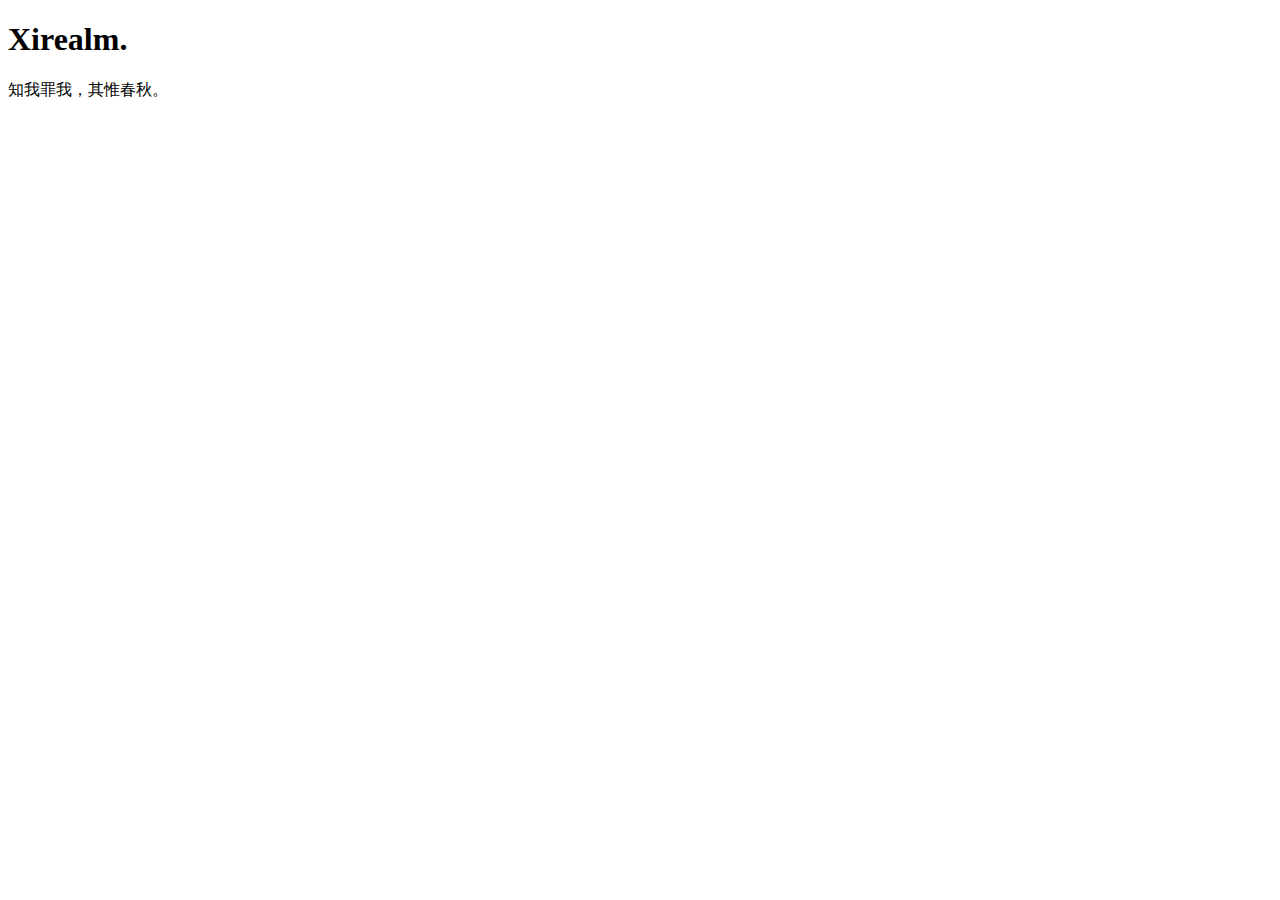
<file: index.html>
<!DOCTYPE html>
<html lang="en">
<head>
    <meta charset="UTF-8">
    <meta http-equiv="X-UA-Compatible" content="IE=edge">
    <meta name="viewport" content="width=device-width, initial-scale=1.0">
    <title>Document</title>
</head>
<body>
    <h1>Xirealm.</h1>
    <p>知我罪我，其惟春秋。</p>
</body>
</html>
</file>
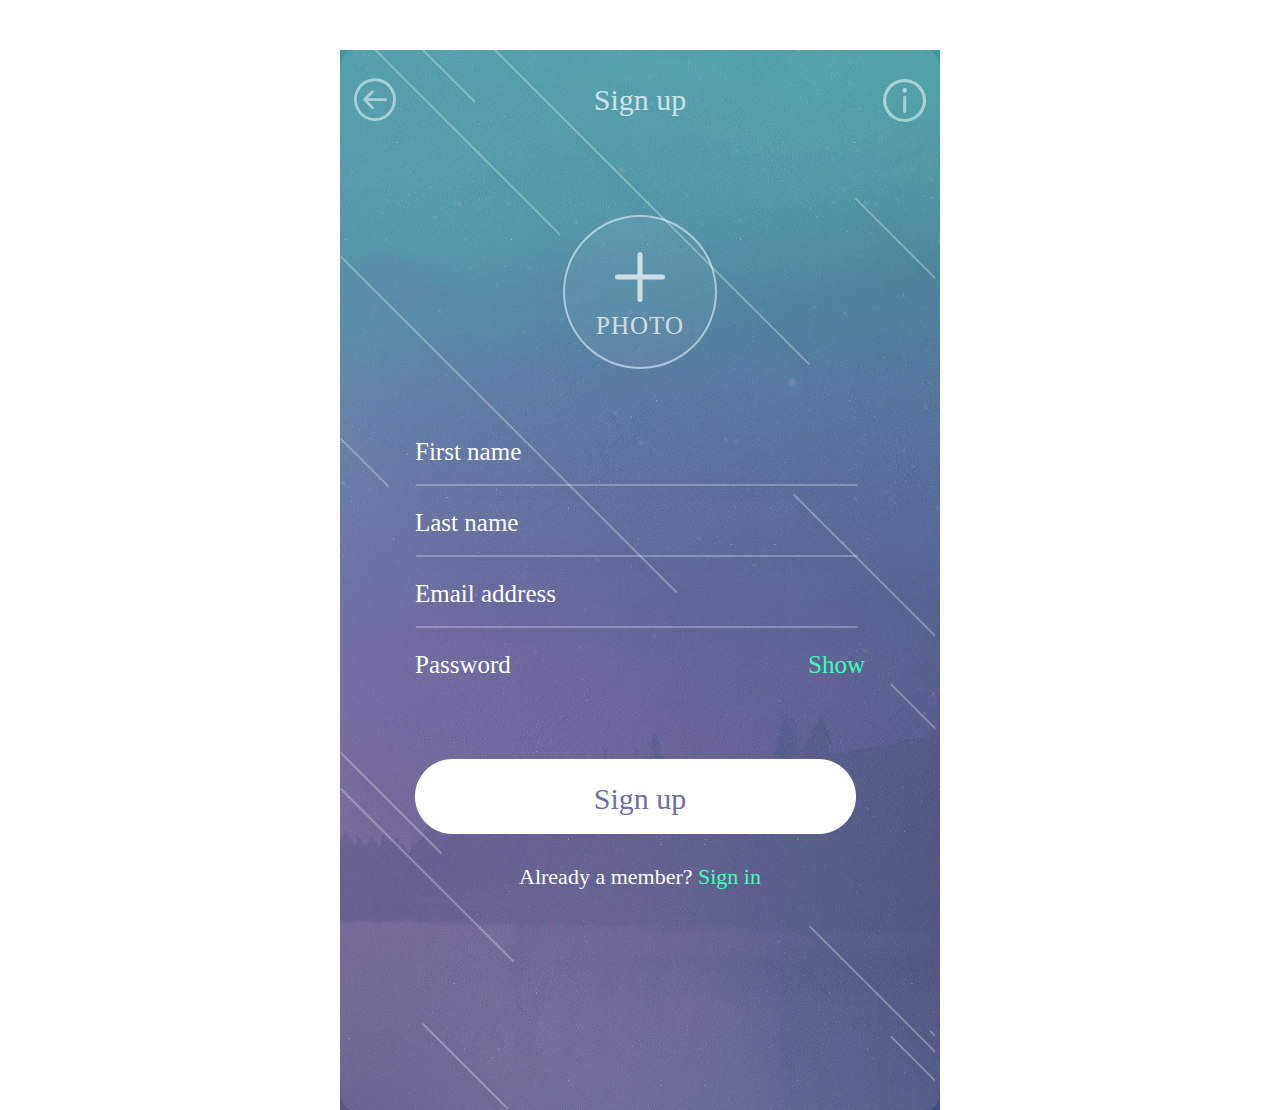
<file: Sign up/index.html>
<!DOCTYPE html>
<html lang="zh-CN">
<head>
    <meta charset="UTF-8">
    <meta http-equiv="X-UA-Compatible" content="IE=edge">
    <meta name="viewport" content="width=device-width, initial-scale=1.0">
    <title>Sign up</title>
    <link rel="stylesheet" href="font_3787079_eky3i2ugubr/iconfont.css">
    <link rel="stylesheet" href="index.css">
</head>
<body>
    <div class="background">
        <div class="lines">
            <div class="shadow">
                <div class="header">
                    <a href="#" class="iconfont icon-zuojiantou"></a>
                    <h1>Sign up</h1>
                    <a href="#" class="iconfont icon-info"></a>
                </div>
                <div class="addPhoto">
                    <a href="#" class="iconfont icon-tianjiatouxiang"></a>
                    <span class="photo">PHOTO</span>
                </div>
                <div class="textbox wrapper">
                    <label> First name
                        <input class="space" type="text"  value="">
                    </label>
                    <img src="images/line.png" alt="">
                    <label> Last name
                        <input class="space" type="text" value="">
                    </label>
                    <img src="images/line.png" alt="">
                    <label> Email address
                        <input type="text" value="">
                    </label>
                    <img src="images/line.png" alt="">
                    <span class="final">
                        <label> Password
                            <input class="password" type="password" value="">
                        </label>
                        <span class="show">Show</sapn>
                    </span>
                </div>
                <div class="button wrapper">
                    <a href="#">Sign up</a>
                </div>
                <div class="already">
                    Already a member? <a href="#">Sign in</a>
                </div>
            </div>
        </div>   
    </div>
</body>
</html>
</file>
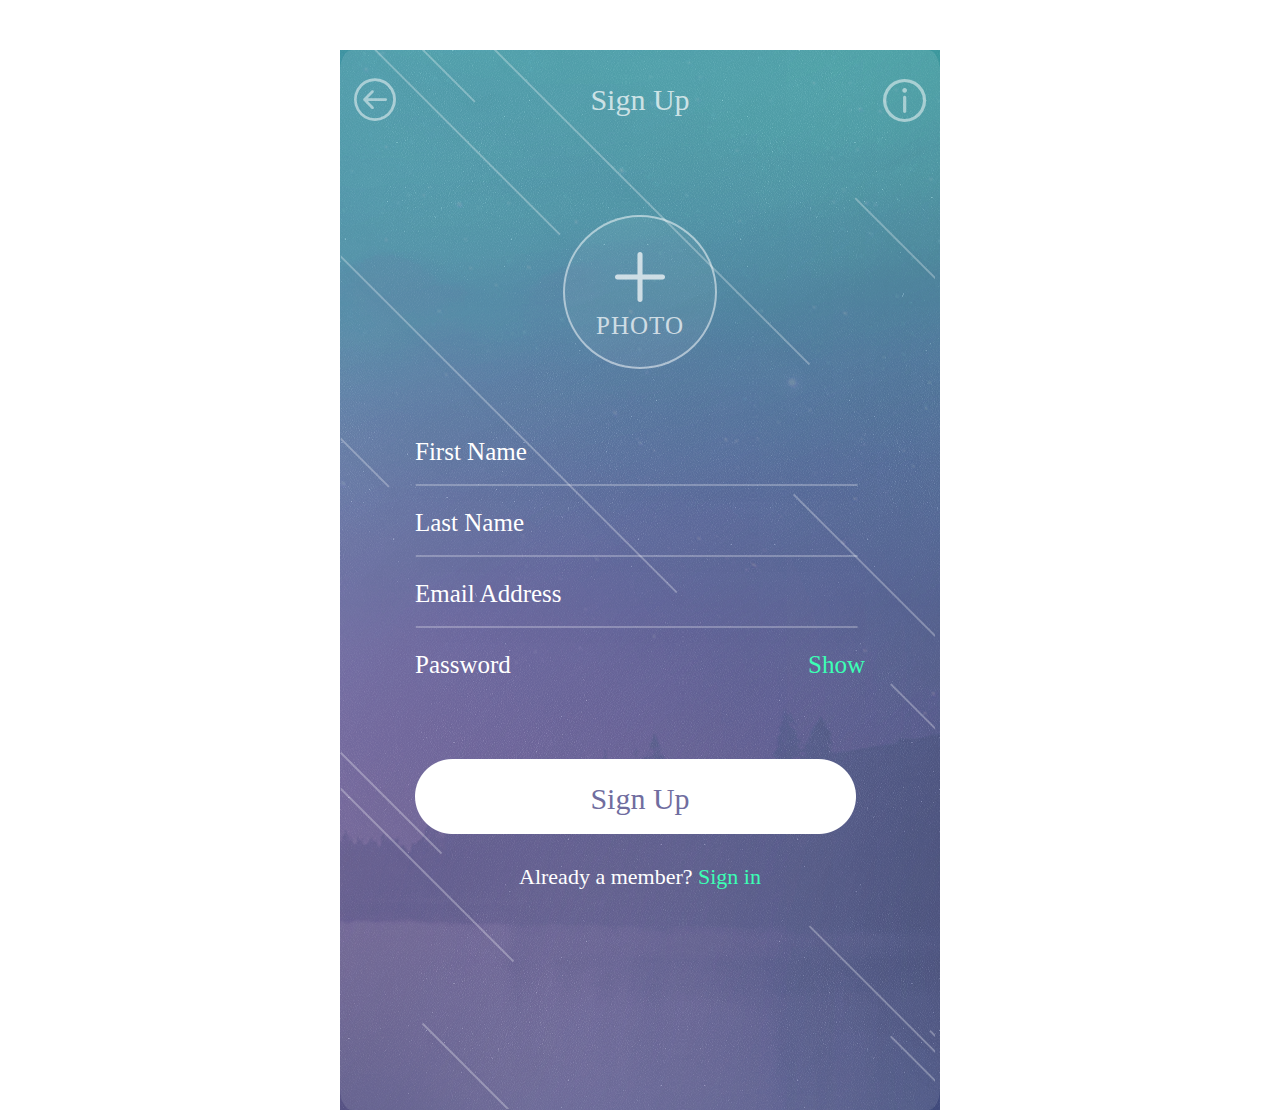
<file: Sign up/Sign up 优化/index.html>
<!DOCTYPE html>
<html lang="zn-CN">
<head>
    <meta charset="UTF-8">
    <meta http-equiv="X-UA-Compatible" content="IE=edge">
    <meta name="viewport" content="width=device-width, initial-scale=1.0">
    <title>Sign up</title>
    <link rel="stylesheet" href="font_3787079_eky3i2ugubr/iconfont.css">
    <link rel="stylesheet" href="index.css">
</head>
<body>
    <div class="background">
        <div class="lines">
            <div class="shadow">
                <div class="header">
                    <a href="#" class="iconfont icon-zuojiantou"></a>
                    <h1>Sign Up</h1>
                    <a href="#" class="iconfont icon-info"></a>
                </div>
                <div class="addPhoto">
                    <a href="#" class="iconfont icon-tianjiatouxiang"></a>
                    <span class="photo">PHOTO</span>
                </div>
                <div class="textbox wrapper">
                    <label> First Name
                        <input class="space" type="text"  value="">
                    </label>
                    <img src="images/line.png" alt="">
                    <label> Last Name
                        <input class="space" type="text" value="">
                    </label>
                    <img src="images/line.png" alt="">
                    <label> Email Address
                        <input type="text" value="">
                    </label>
                    <img src="images/line.png" alt="">
                    <span class="final">
                        <label> Password
                            <input class="password" type="password" value="">
                        </label>
                        <span class="show">Show</sapn>
                    </span>
                </div>
                <div class="button wrapper">
                    <a href="#">Sign Up</a>
                </div>
                <div class="already">
                    Already a member? <a href="#">Sign in</a>
                </div>
            </div>
        </div>   
    </div>
</body>
</html>
</file>
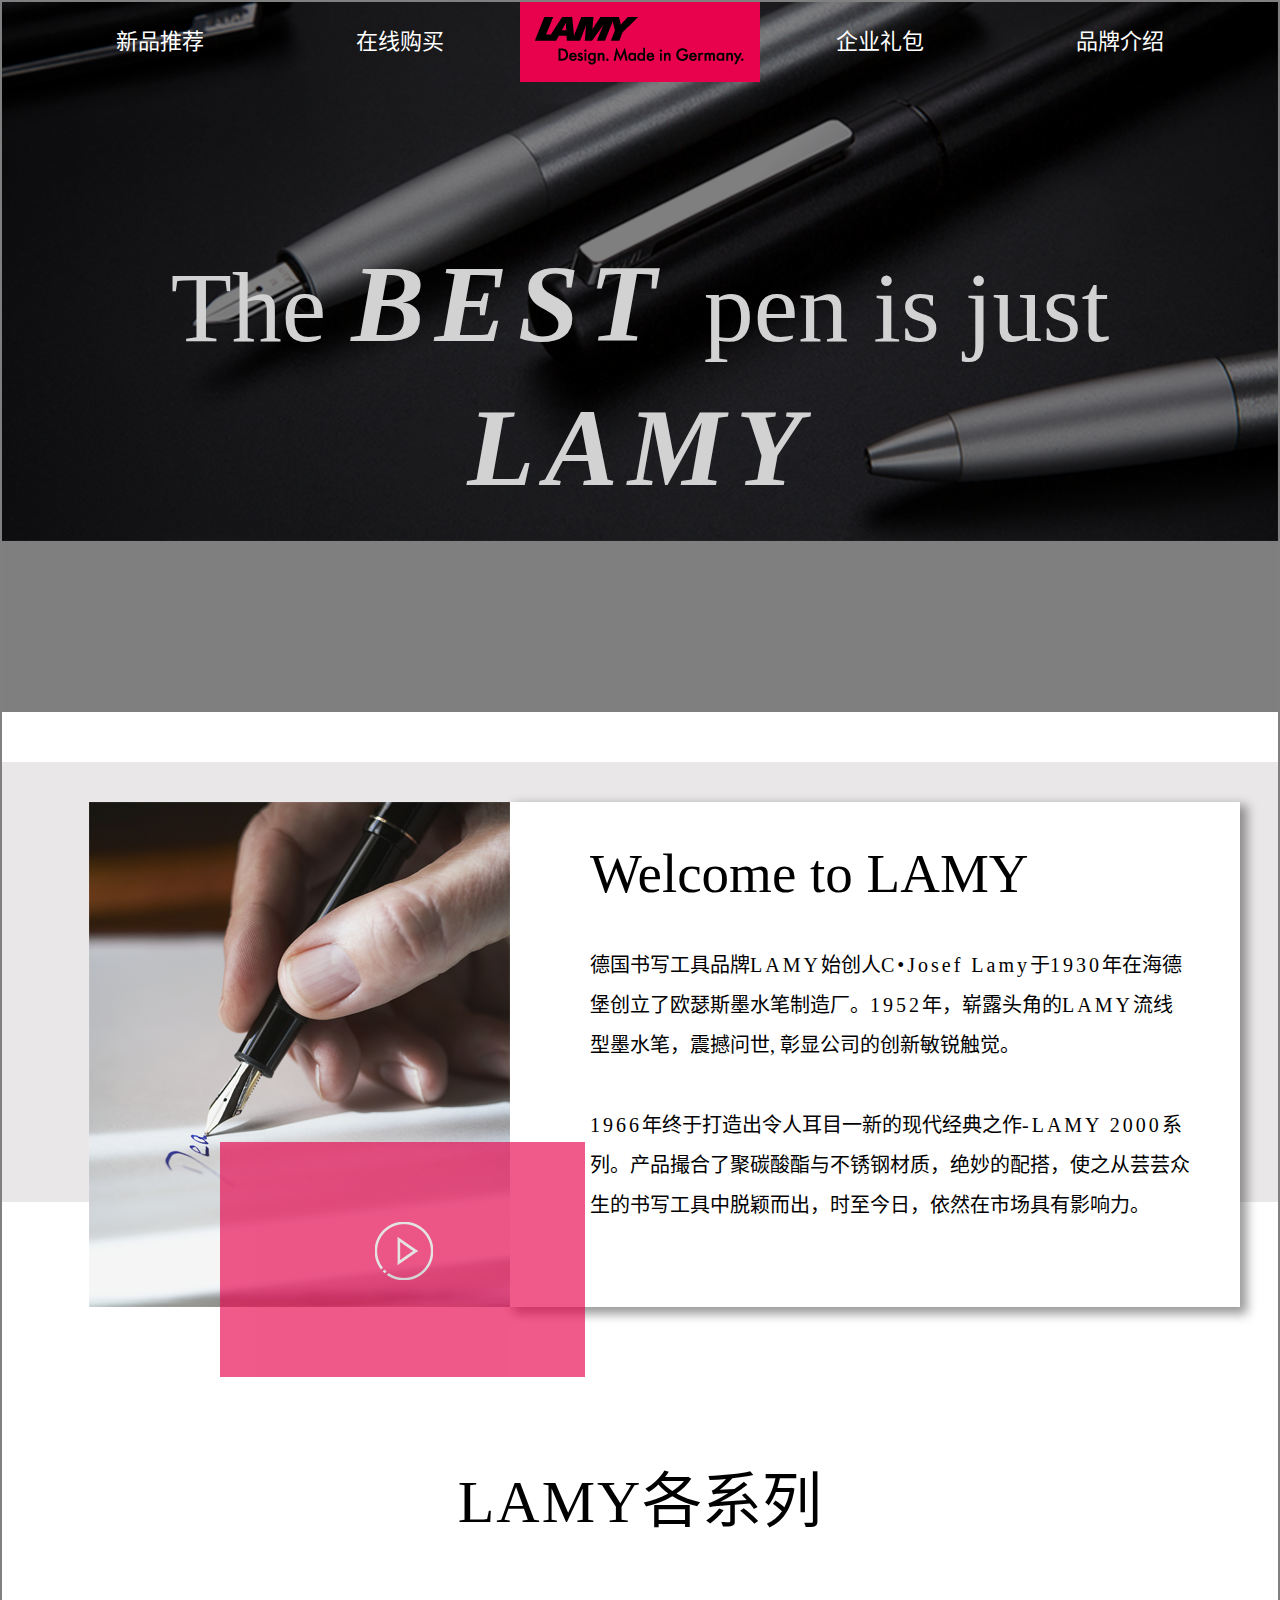
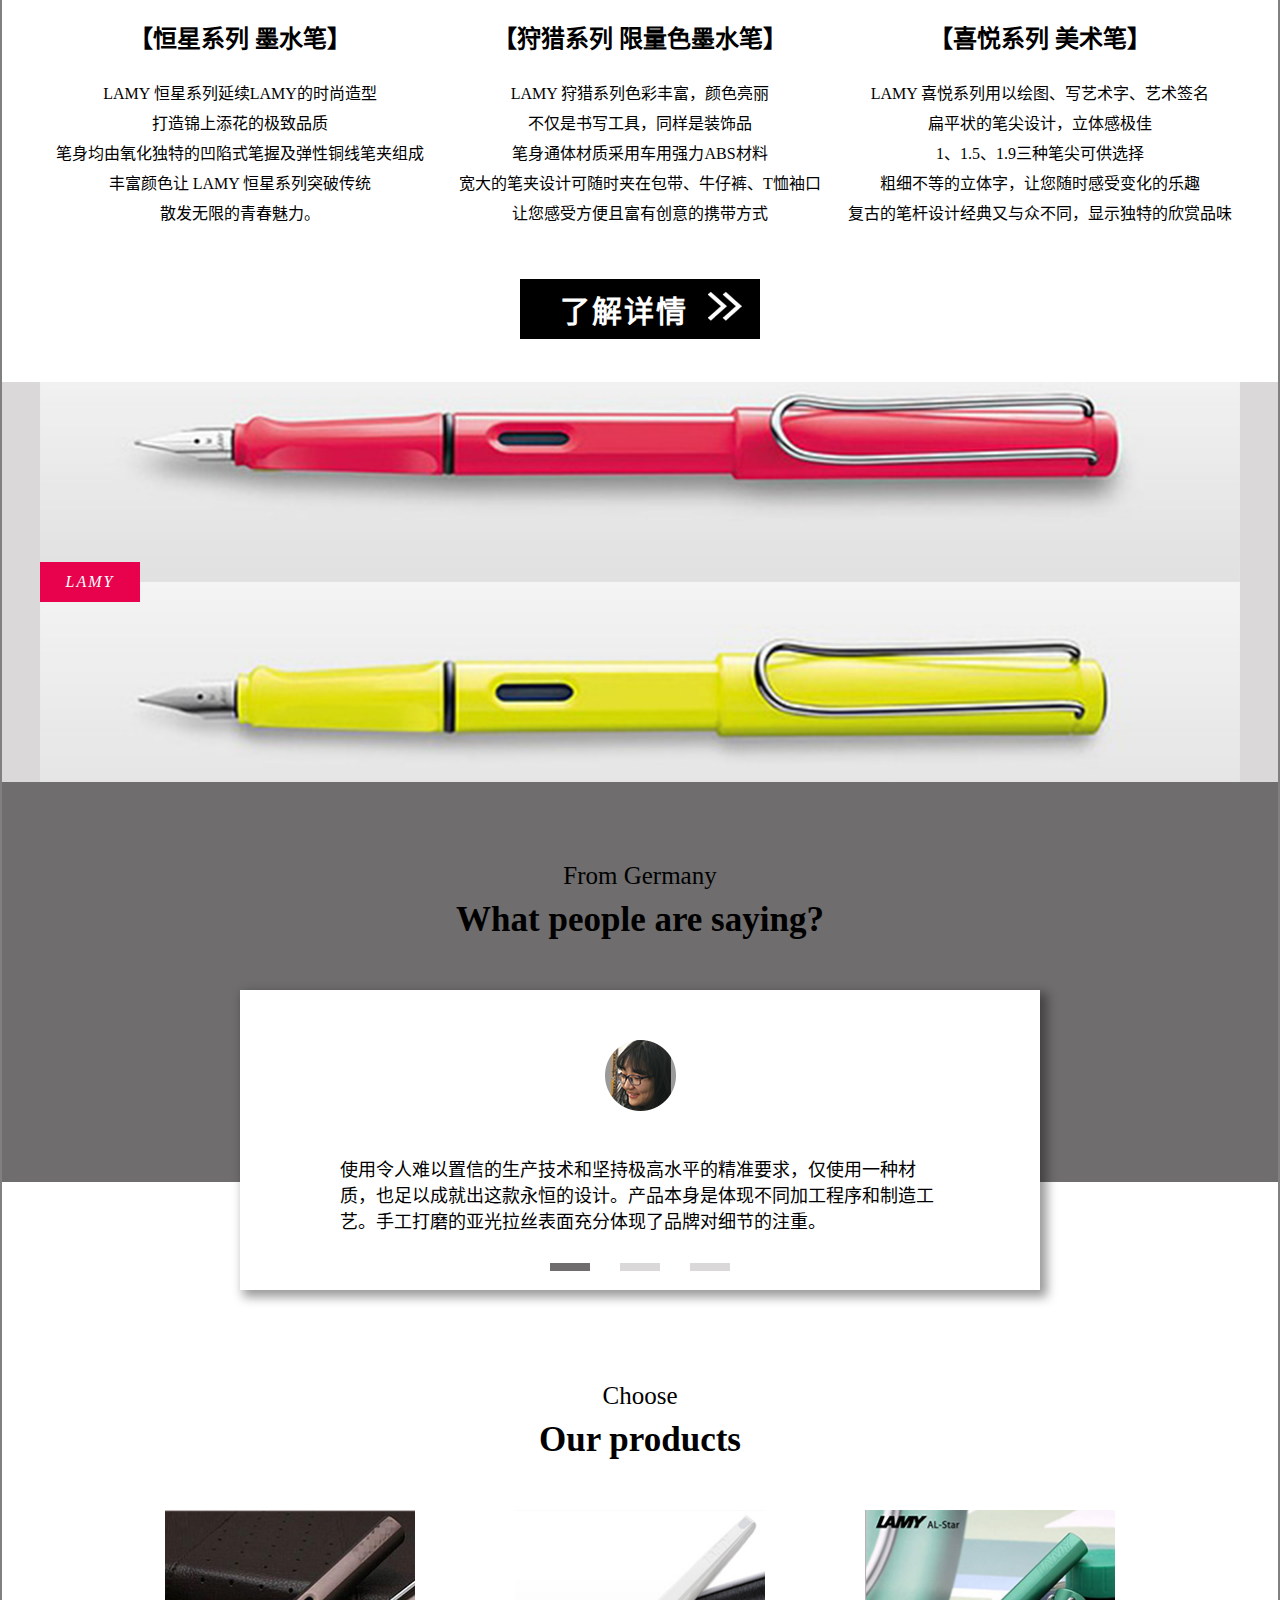
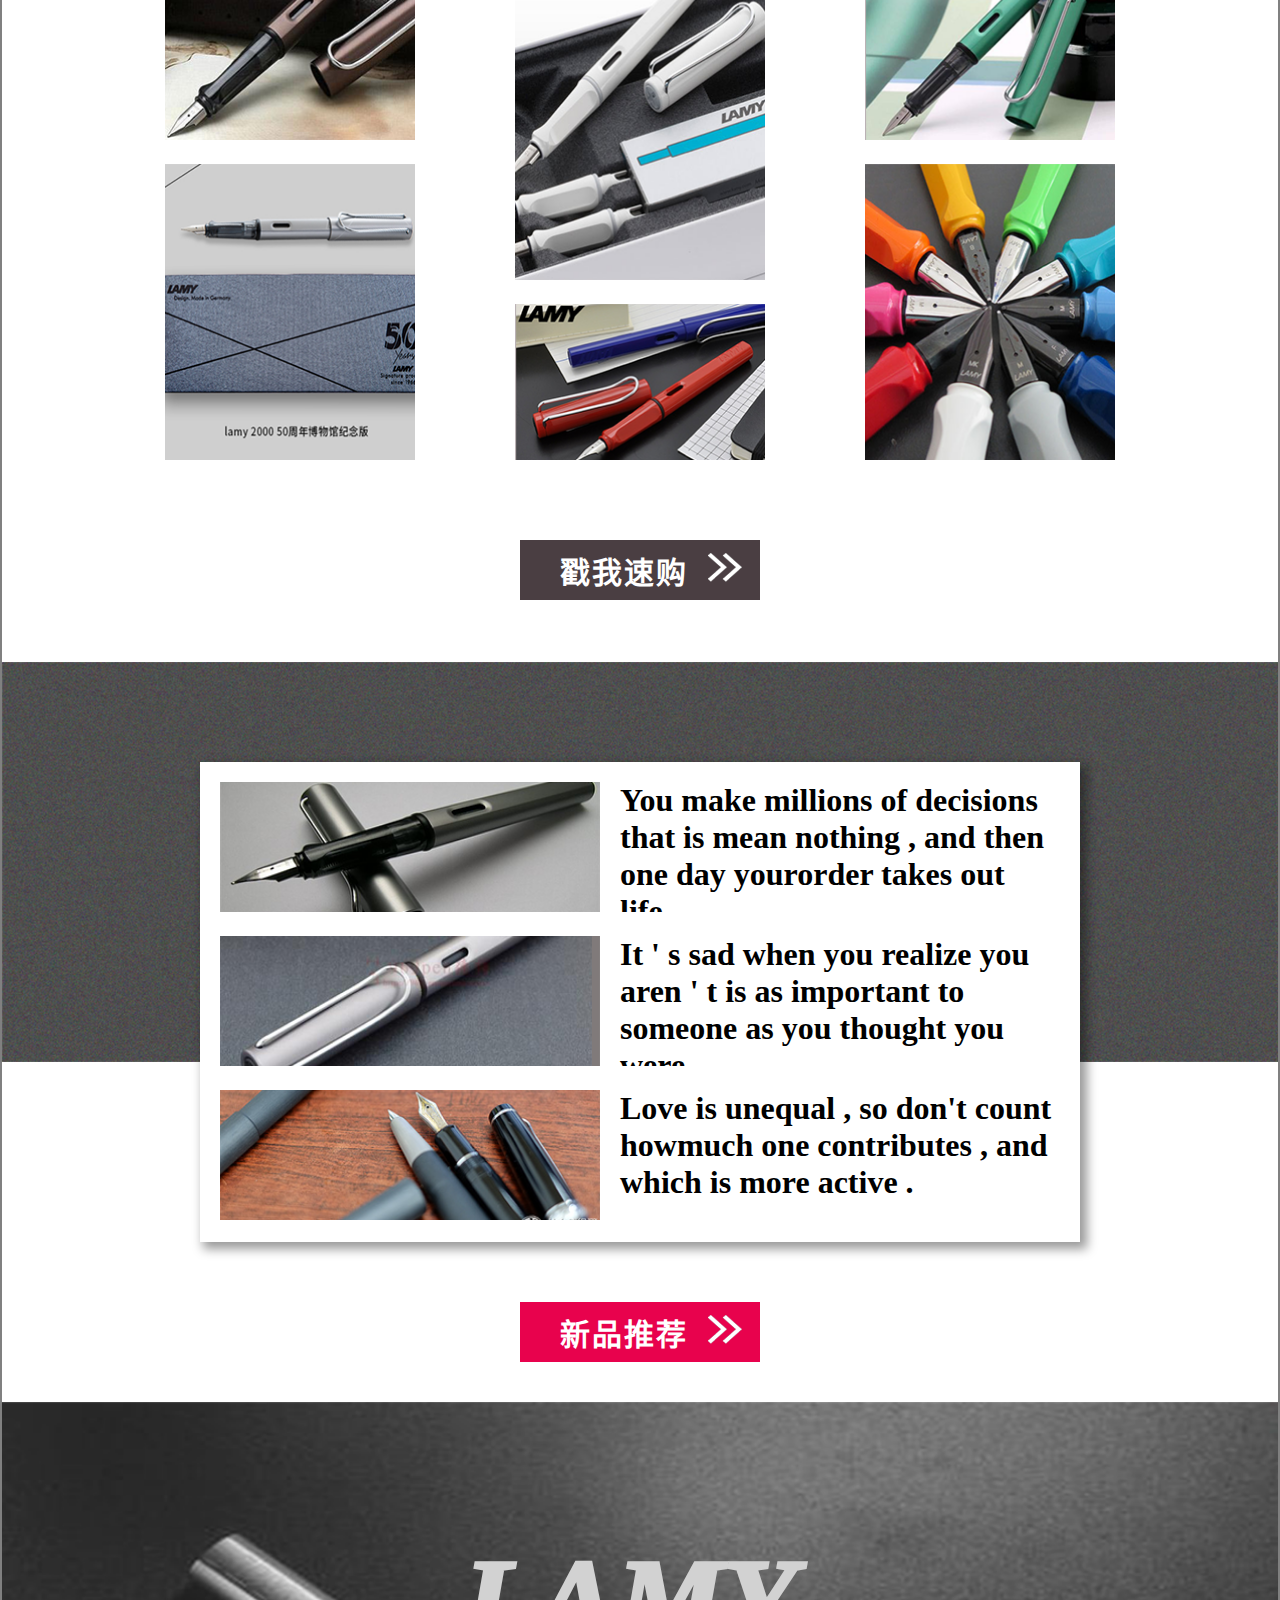
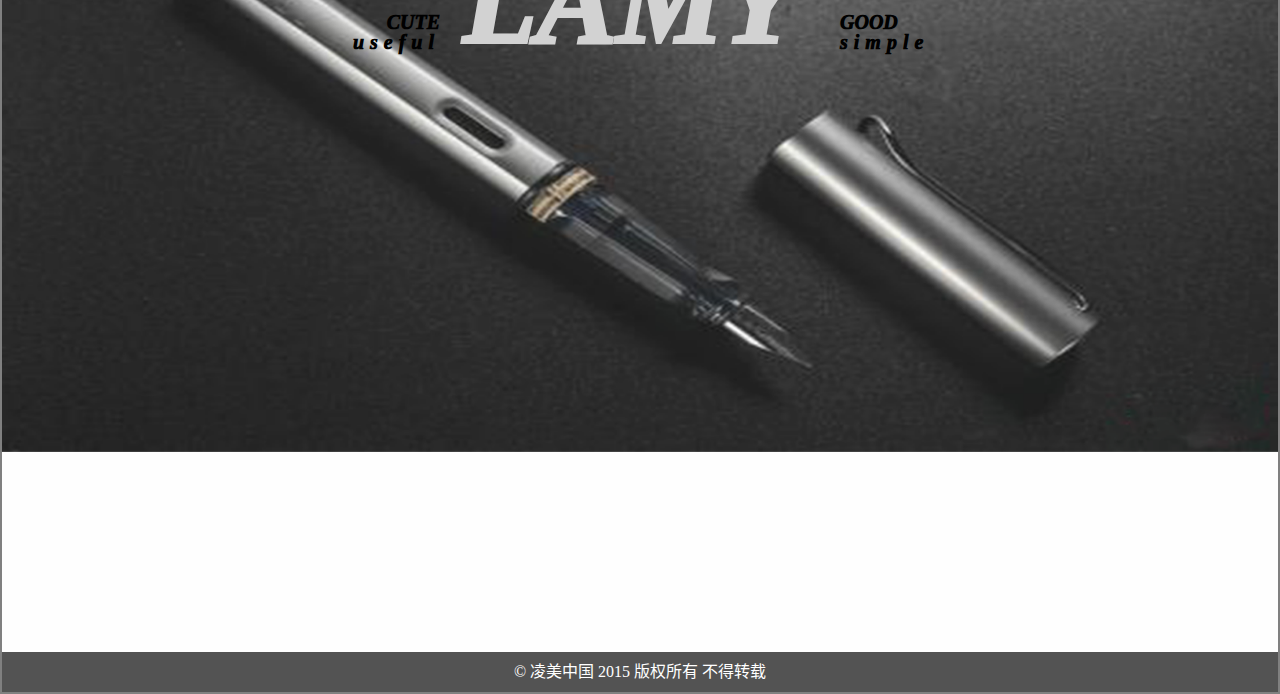
<file: LAMY/index - 优化.html>
<!DOCTYPE html>
<html lang="zh-CN">
<head>
    <meta charset="UTF-8">
    <meta http-equiv="X-UA-Compatible" content="IE=edge">
    <meta name="viewport" content="width=device-width, initial-scale=1.0">
    <title>凌美LAMY中国官方网站</title>
    <link rel="stylesheet" href="index - 优化.css">
</head>

<body>
    <!-- 这是一个横幅盒子 -->
    <div class="banner"> 
        <!-- 这是一个阴影 -->
        <div class="shadow"> 
            <!-- 这是一个头部盒子 -->
            <div class="header wrapper">
                <!-- 导航栏1部分 -->
                <a href="#">新品推荐</a>
                <a href="#">在线购买</a> 
                <!-- 这是logo -->
                <div class="logo">
                <img src="images/img_lamylogo.png" alt="LAMYlogo">
                </div>
                <!-- 导航栏2部分 -->
                <a href="#">企业礼包</a>
                <a href="#">品牌介绍</a>
            </div>
            <!-- 这是一个text盒子-->
            <div class="text">
                The <b> BEST </b> pen is just <b> LAMY </b>
            </div>
        </div>
    </div>
    <!-- 这是一个欢迎页 -->
    <div class="welcome">
        <!-- 这是一个装饰条 -->
        <div class="decoration">
            <!-- 这是一个欢迎盒子 -->
            <div class="welcomebox wrapper">
                <!-- 这是一个文本盒子 -->
                <div class="text">
                    <h1>Welcome to <span>LAMY</span></h1>
                    <p>德国书写工具品牌<span>LAMY</span>始创人<span>C•Josef Lamy</span>于<span>1930</span>年在海德堡创立了欧瑟斯墨水笔制造厂。<span>1952</span>年，崭露头角的<span>LAMY</span>流线型墨水笔，震撼问世, 彰显公司的创新敏锐触觉。
                    </p>
                    <p>
                    <span>1966</span>年终于打造出令人耳目一新的现代经典之作<span>-LAMY 2000</span>系列。产品撮合了聚碳酸酯与不锈钢材质，绝妙的配搭，使之从芸芸众生的书写工具中脱颖而出，时至今日，依然在市场具有影响力。
                    </p>
                </div>
                <!-- 这是一张插图 -->
                <img src="images/pen.png" alt="a pen">
                <!-- 这是一个视频盒子 -->
                <div class="video">
                    <div class="play">
                        <img src="images/play.png" alt="">
                    </div>    
                </div>
            </div>
        </div>
    </div>
    <!-- 这是一个系列介绍 -->
    <div class="series wrapper">
        <!-- 这是一个标题 -->
        <h1><span>LAMY</span>各系列</h1>
        <!-- 这是三个系列 -->
        <ul>
        <li>
            <h2>【恒星系列 墨水笔】</h2>
            <p> LAMY 恒星系列延续LAMY的时尚造型<br>
               打造锦上添花的极致品质<br>
               笔身均由氧化独特的凹陷式笔握及弹性铜线笔夹组成<br>
               丰富颜色让 LAMY 恒星系列突破传统<br>
               散发无限的青春魅力。<br>
            </p>
        </li>
        <li>
            <h2>【狩猎系列 限量色墨水笔】</h2>
            <p>LAMY 狩猎系列色彩丰富，颜色亮丽<br>
               不仅是书写工具，同样是装饰品<br>
               笔身通体材质采用车用强力ABS材料<br>
               宽大的笔夹设计可随时夹在包带、牛仔裤、T恤袖口<br>
               让您感受方便且富有创意的携带方式<br>
            </p>
        </li>
        <li>
            <h2>【喜悦系列 美术笔】</h2>
            <p>LAMY 喜悦系列用以绘图、写艺术字、艺术签名<br>
               扁平状的笔尖设计，立体感极佳<br>
               1、1.5、1.9三种笔尖可供选择<br>
               粗细不等的立体字，让您随时感受变化的乐趣<br>
               复古的笔杆设计经典又与众不同，显示独特的欣赏品味<br>
            </p>
        </li>
        </ul>
        <!-- 这是一个按钮 -->
        <button>
            <a href="#">了解详情</a>
            <img src="images/arrow.png" alt="">
        </button>
    </div>
    <!-- 这是一个图片展示页面 -->
    <div class="picture">
        <!-- 这是一个装饰条 -->
        <div class="decoration">
            <!-- 这是一个图片盒子 -->
            <div class="picturebox wrapper">
                <img class="redpen" src="images/redpen.png" alt="">
                <img class="yellowpen" src="images/yellowpen.png" alt=""> 
                <!-- 这是一个logo -->
                <div class="logo">LAMY</div>
            </div>
        </div>
    </div>
    <!-- 这是一个评价页面 -->
    <div class="saying">
        <!-- 这是一个装饰条 -->
        <div class="decoration">
            <p class="text1">From Germany</p> 
            <p class="text2">What people are saying?</p> 
            <!-- 这是一个评价盒子 -->
            <div class="sayingbox">
                <img src="images/person.png" alt="">
                <p>
                使用令人难以置信的生产技术和坚持极高水平的精准要求，仅使用一种材质，也足以成就出这款永恒的设计。产品本身是体现不同加工程序和制造工艺。手工打磨的亚光拉丝表面充分体现了品牌对细节的注重。
                </p>
                <div class="box">  
                    <div class="choice"></div>
                    <div></div>
                    <div></div>
                </div>
            </div> 
        </div>
    </div>
    <!-- 这是一个产品展示界面 -->
    <div class="products">
        <p class="text1">Choose</p>
        <p class="text2">Our products</p>
        <!-- 这是一个产品盒子 -->
        <div class="productsbox wrapper">
            <div class="row1">
            <img class="a" src="images/a1.png" alt=""> 
            <img class="b" src="images/b1.png" alt="">  
            </div>    
            <div class="row2">
            <img class="c" src="images/c.png" alt=""> 
            <img class="d" src="images/d.png" alt="">  
            </div>    
            <div class="row3">
            <img class="a" src="images/a2.png" alt=""> 
            <img class="b" src="images/b2.png" alt=""> 
            </div>    
        </div>
        <!-- 这是一个按钮 -->
        <button>
            <a href="#">戳我速购</a>
            <img src="images/arrow.png" alt="">
        </button>
    </div>
    <!-- 这是一个新品页面 -->
    <div class="new">

        <!-- 这是一个装饰条 -->
        <div class="decoration">
            <!-- 这是一个新品盒子 -->
            <ul class="newbox wrapper">
                <li>
                    <img src="images/new1.png" alt="new1">
                    <p>
                        You make millions of decisions that is mean nothing , and then one day yourorder takes out life.
                    </p>
                </li>
                <li>
                    <img src="images/new2.png" alt="new2">
                    <p>
                        It ' s sad when you realize you aren ' t is as important to someone as you thought you were .
                    </p>
                </li>
                <li>
                    <img src="images/new3.png" alt="new3">
                    <p>
                        Love is unequal , so don't count howmuch one contributes , and which is more active .
                    </p>
                </li>
            </ul>
            <!-- 这是一个按钮 -->
            <button>
                <a href="#">新品推荐</a>
                <img src="images/arrow.png" alt="">
            </button>
        </div>
    </div>
    <!-- 这是一个结尾背景 -->
    <div class="endBackground">
        <!-- 这是一个阴影 -->
        <div class="shadow">
            <!-- 这是一个text盒子-->
            <div class="text">
                <div class="text1">
                CUTE
                <span>useful</span>
                </div>
                <div class="text2">
                LAMY
                </div> 
                <div class="text3">
                GOOD
                <span>simple</span>
                </div> 
            </div>
        </div>     
    </div>
    <!-- 这是结尾 撒花 -->
    <div class="end"> &copy 凌美中国 2015 版权所有 不得转载 </div>
</body>
</html>
</file>
<file: Sign up/font_3787079_eky3i2ugubr/iconfont.css>
@font-face {
  font-family: "iconfont"; /* Project id 3787079 */
  src: url('iconfont.woff2?t=1669134164367') format('woff2'),
       url('iconfont.woff?t=1669134164367') format('woff'),
       url('iconfont.ttf?t=1669134164367') format('truetype');
}

.iconfont {
  font-family: "iconfont" !important;
  font-size: 16px;
  font-style: normal;
  -webkit-font-smoothing: antialiased;
  -moz-osx-font-smoothing: grayscale;
}

.icon-info:before {
  content: "\e6e5";
}

.icon-zuojiantou:before {
  content: "\e601";
}

.icon-tianjiatouxiang:before {
  content: "\e639";
}

.icon-info-circle:before {
  content: "\e77e";
}
</file>
<file: Sign up/index.css>
* {
    margin: 0;
    padding: 0;
}

.wrapper {
    margin: auto;
    width: 450px;
}

.background{
    position: relative;
    top: 50px;
    background: url(images/background.png) no-repeat;
    height: 1060px;
    width: 600px;
    margin: auto;
    overflow: hidden;
    /* box-sizing: border-box; */
}

.background .lines{
    background:url(images/lines.png) no-repeat;
    height: 1060px;
    width: 605px;
}

.background .shadow{
    background:rgba(255, 255, 255, 0.1);
    height: 1060px;
    width: 600px;
    border-radius: 2%;
}

.header{
    display: flex;
    flex-direction: row;
    justify-content: space-between;
    align-items: center;
    width: 580px;
    height: 100px;
    margin: auto;
}

.icon-zuojiantou {
    font-size: 50px;
    font-weight: 500;
    color: white;
    opacity: 0.5;
    text-decoration: none;
}

.header h1{
    color: white;
    opacity: 0.7;
    font-weight: normal;
    font-size: 30px;
}

.icon-info {
    font-size: 50px;
    color: white;
    opacity: 0.5;
    text-decoration: none;
}

.addPhoto{
    margin: auto;
    position: relative;
    top: 65px;
    height: 150px;
    width: 150px;
    border: solid 2px rgba(255, 255, 255, 0.5);
    background-color: rgba(255, 255, 255, 0.05);
    border-radius: 50%;
}

.icon-tianjiatouxiang{
    position: absolute;
    left: 50%;
    top: 35px;
    margin-left: -25px;
    font-size: 50px;
    font-weight: lighter;
    color: white;
    opacity: 0.7;
    text-decoration: none;
}

.addPhoto .photo{
    position: absolute;
    height: 40px;
    width: 100px;
    left: 50%;
    margin-left: -50px;
    top: 95px;
    text-align: center;
    font-size: 25px;
    font-weight: lighter;
    letter-spacing: 1px;
    color: white;
    opacity: 0.7;
}

.textbox{
    position: relative;
    top: 130px;
    margin-top: 100px;
    margin: auto;
    height: 300px;
    overflow: hidden;
}

.textbox label {
    line-height: 35px;
    font-size: 25px;
    font-weight: lighter;
    color: white;
}

.textbox input{
    height: 25px;
    line-height: 35px;
    font-size: 20px;
    font-weight: lighter;
    color: white;
    background-color: transparent;
    border-style: hidden;
    width: 200px;
}

.textbox input:focus{
    outline: none;
    border: 2px solid rgba(255, 255, 255, 0.6);
}

.textbox .space{
    margin-left: 40px;
}

.textbox .password {
    margin-left: 53px;
}

.textbox img{
    padding-top: 15px;
}

.textbox span{
    line-height: 35px;
    font-size: 25px;
    font-weight: lighter;
    color: white;
}

.textbox .final{
    display: flex;
    flex-direction: row;
    justify-content: space-between;
}

.textbox .show{
    font-weight: normal;
    color: #3cffb5;
}

.button{
    position: relative;
    top: 155px;
    height: 80px;
    background: url(images/button.png) no-repeat;
    text-align: center;
    font-family: "Lato Semibold";
}

.button a{
    text-decoration: none;
    color: #706d9f;
    font-size: 30px;
    line-height: 80px;
}

.button a:hover{
    font-size: 32px;
}

.already{
    position: relative;
    top: 180px;
    text-align: center;
    font-size: 22px;
    color: white;
    font-weight: lighter;
}

.already a{
    text-decoration: none;
    font-weight: normal;
    color: #3cffb5;
}
</file>
<file: Sign up/Sign up 优化/font_3787079_eky3i2ugubr/iconfont.css>
@font-face {
  font-family: "iconfont"; /* Project id 3787079 */
  src: url('iconfont.woff2?t=1669134164367') format('woff2'),
       url('iconfont.woff?t=1669134164367') format('woff'),
       url('iconfont.ttf?t=1669134164367') format('truetype');
}

.iconfont {
  font-family: "iconfont" !important;
  font-size: 16px;
  font-style: normal;
  -webkit-font-smoothing: antialiased;
  -moz-osx-font-smoothing: grayscale;
}

.icon-info:before {
  content: "\e6e5";
}

.icon-zuojiantou:before {
  content: "\e601";
}

.icon-tianjiatouxiang:before {
  content: "\e639";
}

.icon-info-circle:before {
  content: "\e77e";
}
</file>
<file: Sign up/Sign up 优化/index.css>
* {
    margin: 0;
    padding: 0;
}

.wrapper {
    margin: auto;
    width: 450px;
}

.background{
    position: relative;
    top: 50px;
    background: url(images/background.png) no-repeat;
    height: 1060px;
    width: 600px;
    margin: auto;
    overflow: hidden;
    /* box-sizing: border-box; */
}

.background .lines{
    background:url(images/lines.png) no-repeat;
    height: 1060px;
    width: 605px;
}

.background .shadow{
    background:rgba(255, 255, 255, 0.1);
    height: 1060px;
    width: 600px;
    border-radius: 2%;
}

.header{
    display: flex;
    flex-direction: row;
    justify-content: space-between;
    align-items: center;
    width: 580px;
    height: 100px;
    margin: auto;
}

.icon-zuojiantou {
    font-size: 50px;
    font-weight: 500;
    color: white;
    opacity: 0.5;
    text-decoration: none;
}

.header h1{
    color: white;
    opacity: 0.7;
    font-weight: normal;
    font-size: 30px;
}

.icon-info {
    font-size: 50px;
    color: white;
    opacity: 0.5;
    text-decoration: none;
}

.addPhoto{
    margin: auto;
    position: relative;
    top: 65px;
    height: 150px;
    width: 150px;
    border: solid 2px rgba(255, 255, 255, 0.5);
    background-color: rgba(255, 255, 255, 0.05);
    border-radius: 50%;
}

.icon-tianjiatouxiang{
    position: absolute;
    left: 50%;
    top: 35px;
    margin-left: -25px;
    font-size: 50px;
    font-weight: lighter;
    color: white;
    opacity: 0.7;
    text-decoration: none;
}

.addPhoto .photo{
    position: absolute;
    height: 40px;
    width: 100px;
    left: 50%;
    margin-left: -50px;
    top: 95px;
    text-align: center;
    font-size: 25px;
    font-weight: lighter;
    letter-spacing: 1px;
    color: white;
    opacity: 0.7;
}

.textbox{
    position: relative;
    top: 130px;
    margin-top: 100px;
    margin: auto;
    height: 300px;
    overflow: hidden;
}

.textbox label {
    line-height: 35px;
    font-size: 25px;
    font-weight: lighter;
    color: white;
}

.textbox input{
    height: 25px;
    line-height: 35px;
    font-size: 20px;
    font-weight: lighter;
    color: white;
    background-color: transparent;
    border-style: hidden;
    width: 200px;
}

.textbox input:focus{
    outline: none;
    border: 2px solid rgba(255, 255, 255, 0.6);
}

.textbox .space{
    margin-left: 40px;
}

.textbox .password {
    margin-left: 53px;
}

.textbox img{
    padding-top: 15px;
}

.textbox span{
    line-height: 35px;
    font-size: 25px;
    font-weight: lighter;
    color: white;
}

.textbox .final{
    display: flex;
    flex-direction: row;
    justify-content: space-between;
}

.textbox .show{
    font-weight: normal;
    color: #3cffb5;
}

.button{
    position: relative;
    top: 155px;
    height: 80px;
    background: url(images/button.png) no-repeat;
    text-align: center;
    font-family: "Lato Semibold";
}

.button a{
    text-decoration: none;
    color: #706d9f;
    font-size: 30px;
    line-height: 80px;
}

.button a:hover{
    font-size: 32px;
}

.already{
    position: relative;
    top: 180px;
    text-align: center;
    font-size: 22px;
    color: white;
    font-weight: lighter;
}

.already a{
    text-decoration: none;
    font-weight: normal;
    color: #3cffb5;
}
</file>
<file: LAMY/index - 优化.css>
/*LAMY*/
*{
    margin: 0;
    padding: 0;
} 

.wrapper{
    margin: auto;
    width: 1200px;
}

body{
    border: 2px solid gray; 
}

.banner{
    height: 720px;
    background: url(images/banner.png) no-repeat ; 
    background-size: 100%;
}

.banner .shadow{
    height: 710px; 
    background-color: rgba(0,0,0,0.5);
    z-index: 5;
}

.banner .header{
    display: flex;
    flex-direction: row;
    justify-content: space-between;
    height: 80px;
    z-index: 10;
}

.header a{
    height: 80px;
    width: 240px;
    line-height: 80px;
    text-decoration: none;
    text-align: center;
    color: rgb(255, 255, 255);
    font-size: 22px;
    font-family: "Microsoft YaHei";
}

.header a:hover{
    color: #e8024d;
}

.header .logo {
    height: 80px;
    width: 240px;
    background-color: #e8024d;
}

.header .logo img
{
    margin-top: 15px;
    margin-left: 15px;
}

.banner .text{
    width: 1000px;
    margin: auto; 
    margin-top: 150px;
    font-size: 100px;
    font-family: "Segoe Script" ;
    color: rgb(210, 210, 210);
    line-height: 1.31;
    text-align: center;
    z-index: 15;
}

.banner .text b {
    font-family: "Baskerville Old Face";
    font-size: 110px;
    font-style: italic;
    letter-spacing: 10px;
}

.banner .text b:hover{
    color: #e8024d;
}

.welcome{
    margin-top: 40px;
    height: 640px;
}

.welcome .decoration{
    padding-top: 40px;
    height: 400px;
    background: #eae7e8;
}

.welcomebox{
    height: 600px;
    position: relative;
}

.welcome .text{
    width: 730px;
    height: 505px;
    background-color: white;
    float: right;
    box-shadow: 5px 5px 10px 2px rgba(0, 0, 0, 0.4);
}

.welcomebox .text h1{
    text-align: left;
    margin: 40px 50px 40px 80px;
    font-size: 55px;
    font-family:"Microsoft YaHei";
    font-weight: normal;
    color: black;
}

.welcomebox .text h1 span{
    font-family: "Baskerville Old Face" ;
}

.welcomebox .text p {
    text-align: left;
    margin: 40px 50px 40px 80px ;
    font-size: 20px;
    font-family: "宋体";
    line-height: 40px;
    color: black;
}

.welcomebox .text p span {
    font-family: "Microsoft YaHei";
    letter-spacing: 3px;
}

.welcomebox img {
    float: right;
}

.welcomebox .video{
    position: absolute;
    left: 180px;
    top: 340px;
    width: 365px;
    height: 235px;
    background-color: #e8024d;
    opacity: 0.65;
}

.video .play{
    margin: 80px auto;
    width: 60px;
    height: 60px;
}

.series{
    height: 530px;
    margin-top: 50px;
}

.series h1{
    text-align: center;
    font-size: 60px;
    font-family: "Microsoft YaHei";
    font-weight: normal;
    color: rgb(0, 0, 0);
}

.series h1 span{
    font-family: "Baskerville Old Face";
    letter-spacing: 2px;
}

.series ul{
    margin-top: 80px;
    height: 210px;
}

.series ul li{
    float: left;
    width: 400px;
    list-style: none;
    text-align: center;
}

.series ul li p{
    padding-top: 25px;
    padding-left: 8px;
    padding-right: 8px;
    font-size: 16px;
    line-height: 30px;
}

.series button{
    display: block;
    margin: auto;
    margin-top: 50px;
    width: 240px;
    height: 60px;
    border-style: none;
    background-color: black;
}

.series button a{
    float: left;
    margin-left: 40px;
    margin-right:20px;
    text-decoration: none;
    font-size: 30px;
    font-family: "宋体";
    font-weight: 1000;
    letter-spacing: 2px;
    color: white;
}

.series button a:hover{
    color: #e8024d;
}

.series button img{
    float: left;
    margin-top: 5px;
}

.series button img:hover{
    margin-left: 5px;
}

.picture{
    height: 400px;
}

.picture .decoration{
    height: 400px;
    background-color: #dad8d9;
}

.picturebox{
    position: relative;
    height: 400px;
    overflow: hidden;
}

.redpen{
    position: absolute;
    bottom: 200px;
    width: 1200px;
    height: 270px;
    z-index: 10;
}

.yellowpen{
    position: absolute;
    top: 180px;
    width: 1200px;
    height: 270px;
    z-index: 5;
}

.picturebox .logo{
    position: absolute;
    top: 50%;
    margin-top: -20px;
    height: 40px;
    width: 100px;
    background-color: #e8024d;
    text-align: center;
    line-height: 40px;
    color: white;
    font-style: italic;
    font-family: "Baskerville Old Face";
    letter-spacing: 2px;
    z-index: 15;
}

.saying{
    height: 600px;
}

.saying .decoration{
    height: 400px;
    background-color: #6f6d6d;
    text-align: center; 
}

.saying .text1{
    padding-top: 80px;
    font-family: "Segoe Script";
    font-size: 25px;
}

.saying .text2 {
    padding-top: 10px;
    padding-bottom: 50px;
    font-family: "Baskerville Old Face";
    font-size: 35px;
    font-weight: bold;
}

.sayingbox{
    height: 300px;
    width: 800px;
    margin: auto;
    background-color: white;
    box-shadow: 5px 5px 10px 2px rgba(0, 0, 0, 0.4);
}

.sayingbox img{
    margin-top: 50px;
    margin-bottom: 40px;
}

.sayingbox p{
    margin-left: 100px;
    margin-right: 100px;
    text-align: left;
    font-size: 18px;
}

.sayingbox .box{
    display: flex;
    flex-direction: row;
    justify-content: space-between;
    margin: auto;
    margin-top: 30px;
    height: 8px;
    width: 180px;
}

.sayingbox .box div{
    width: 40px;
    height: 8px;
    background-color: #dad8d9;
}

.sayingbox .box .choice {
    background-color: #6f6d6d;
}

.products{
    height: 880px;
    text-align: center;
}

.products .text1 {
    font-family: "Segoe Script";
    font-size: 25px;
}

.products .text2 {
    padding-top: 10px;
    padding-bottom: 50px;
    font-family: "Baskerville Old Face";
    font-size: 35px;
    font-weight: bold;
}

.productsbox{
    height: 550px;
    width: 950px;
    overflow: hidden; 
}
 
.productsbox .row1,.productsbox .row2{
    float: left;
    margin-right: 100px;
    width: 250px;
    height: 550px;
}

.productsbox .row3 {
    float: right;
    width: 250px;
    height: 550px;
}

.productsbox .a{
    width: 250px;
    height: 230px;
}

.productsbox .b{
    width: 250px;
    height: 300px;
    margin-top: 20px;
}

.productsbox .c{
    width: 250px;
    height: 370px;
}

.productsbox .d{
    width: 250px;
    height: 160px;
    margin-top: 20px;
}

.products button {
    display: block;
    margin: auto;
    margin-top: 80px;
    width: 240px;
    height: 60px;
    border-style: none;
    background-color: #4a3e42;
}

.products button a {
    float: left;
    margin-left: 40px;
    margin-right: 20px;
    text-decoration: none;
    font-size: 30px;
    font-family: "宋体";
    font-weight: 1000;
    letter-spacing: 2px;
    color: white;
}

.products button a:hover {
    color: #e8024d;
}

.products button img {
    float: left;
    margin-top: 5px;
}

.products button img:hover {
    margin-left: 5px;
}

.new{
    height: 740px;
}

.new .decoration{
    background: url(images/background.png);
    height: 400px;
    position: relative;
}

.newbox {
    display: inline-block;
    position: absolute;
    left: 50%;
    margin-left: -440px;
    margin-top: 100px;
    height:480px ;
    width: 880px;
    background-color: white;
    box-shadow: 5px 5px 10px 2px rgba(0, 0, 0, 0.4);
}

.newbox li{
    display: inline-block;
    height: 130px;
    width: 840px;
    margin-top: 20px;
    margin-left: 20px;
    list-style: none;
    overflow: hidden;
}

.newbox li img{
    float: left;
    height: 130px;
    width: 380px;
    margin-right: 20px;
}

.newbox li p{
    float: left;
    height: 130px;
    width: 440px;
    vertical-align: bottom;
    font-size: 32px;
    font-family: "Baskerville Old Face";
    font-weight: bold;
}

.new button {
    position: absolute;
    left: 50%;
    margin-left: -120px;
    margin-top:640px;
    display: block;
    width: 240px;
    height: 60px;
    border-style: none;
    background-color: #e8024d;
}

.new button a {
    float: left;
    margin-left: 40px;
    margin-right: 20px;
    text-decoration: none;
    font-size: 30px;
    font-family: "宋体";
    font-weight: 1000;
    letter-spacing: 2px;
    color: white;
}

.new button a:hover {
    color: black;
}

.new button img {
    float: left;
    margin-top: 5px;
}

.new button img:hover {
    float: left;
    margin-left: 5px;
}

.endBackground{
    height: 850px;
    background: url(images/endbackground.png) no-repeat;
    background-size: 100%;
}

.endBackground .shadow {
    height: 850px;
    background-color: rgba(250, 250, 250, 0.1);
    z-index: 5;
}

.endBackground .text{
    margin: auto;
    height:300px;
    width: 620px;
    padding-top: 150px;
    font-style: italic;
    font-weight: 1000;
}

.endBackground .text1{
    float: left;
    height: 100px;
    width: 110px ;
    padding-top: 60px;
    line-height: 20px;
    text-align: right;
    font-size: 20px;
    font-family: "Baskerville Old Face";
}

.endBackground .text2{
    float: left;
    height: 100px;
    width: 380px;
    padding-right: 20px;
    line-height: 100px;
    text-align: center;
    font-size: 120px;
    font-family: "Microsoft YaHei";
    color: rgb(210,210,210);
}

.endBackground .text2:hover{
    color: #e8024d;
}

.endBackground .text3{
    float: right; 
    height: 100px;
    width: 110px;
    padding-top: 60px;
    line-height: 20px;
    text-align: left;
    font-size: 20px;
    font-family: "Baskerville Old Face";
}

.endBackground .text span{
    letter-spacing: 6px;
}

.end{
    height: 40px;
    background-color: #535353;
    text-align: center;
    line-height: 40px;
    color: white;
    font-family: "宋体";
}
</file>
